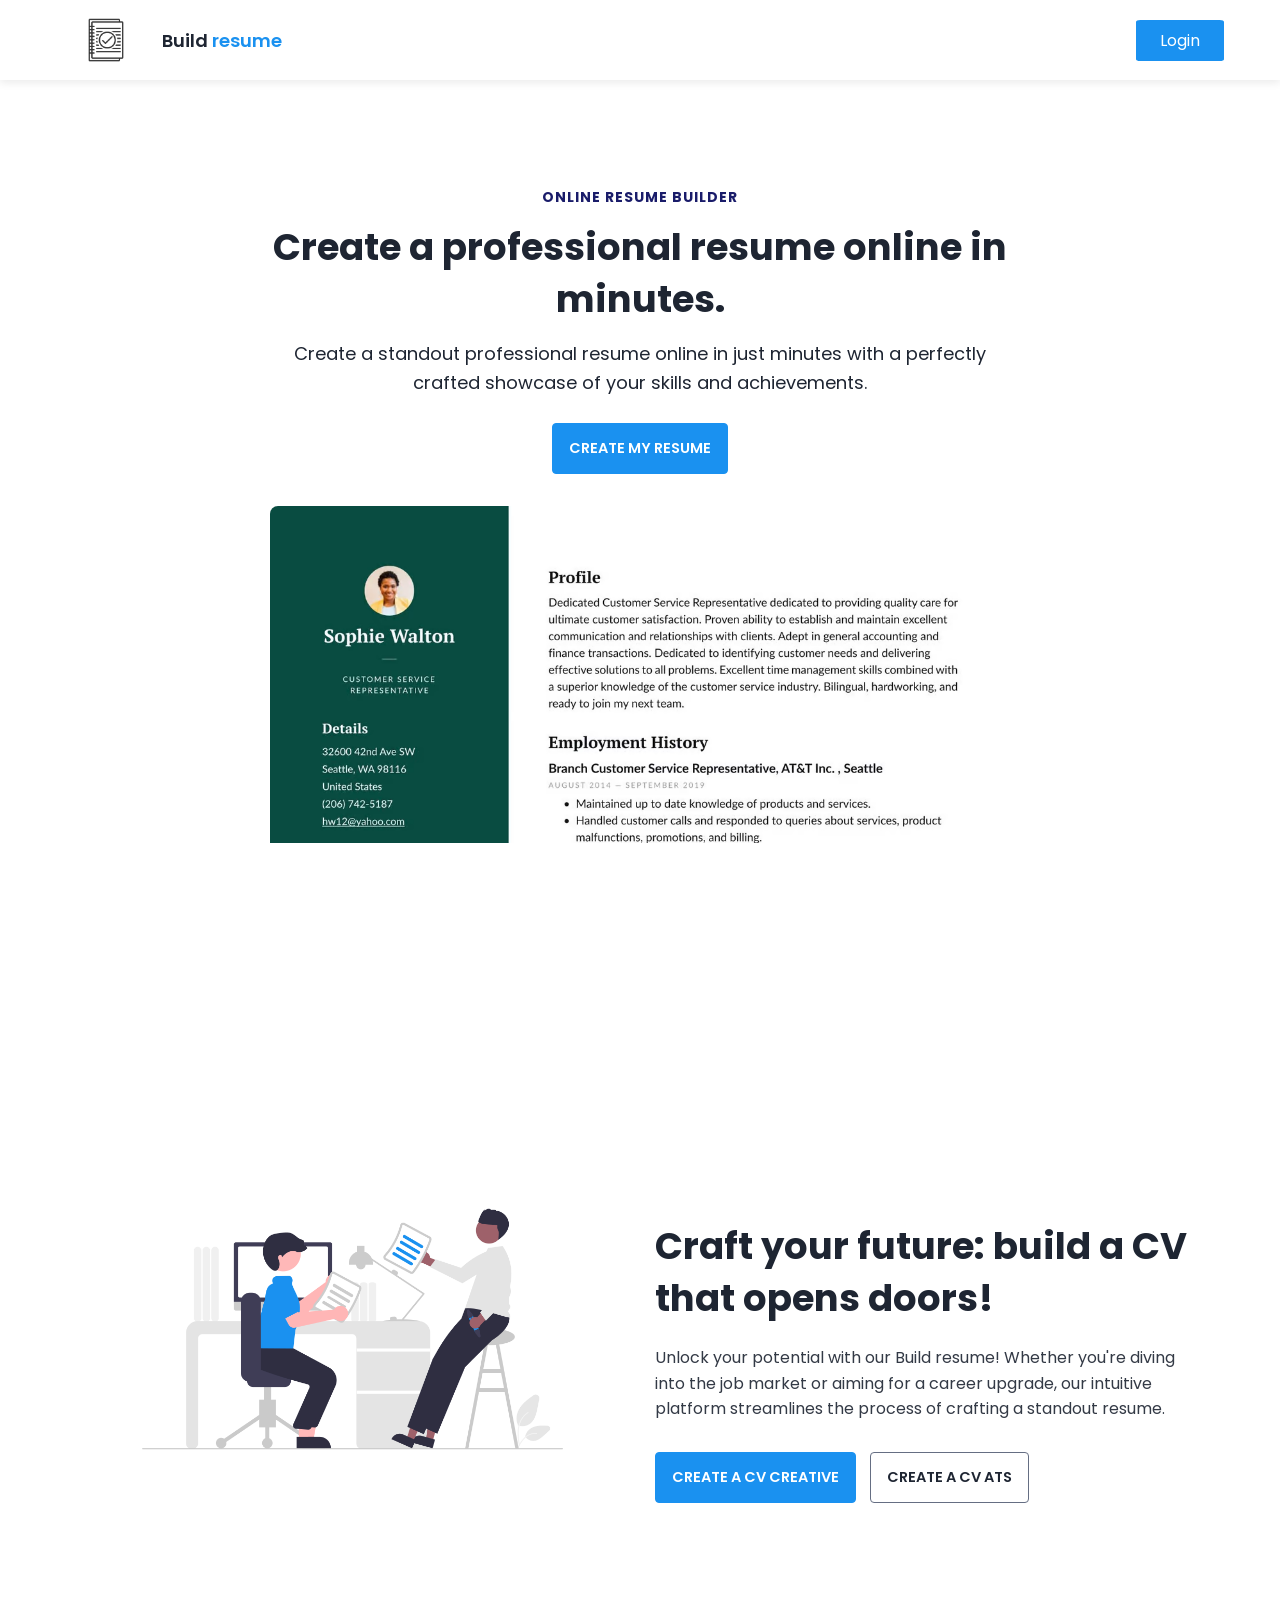
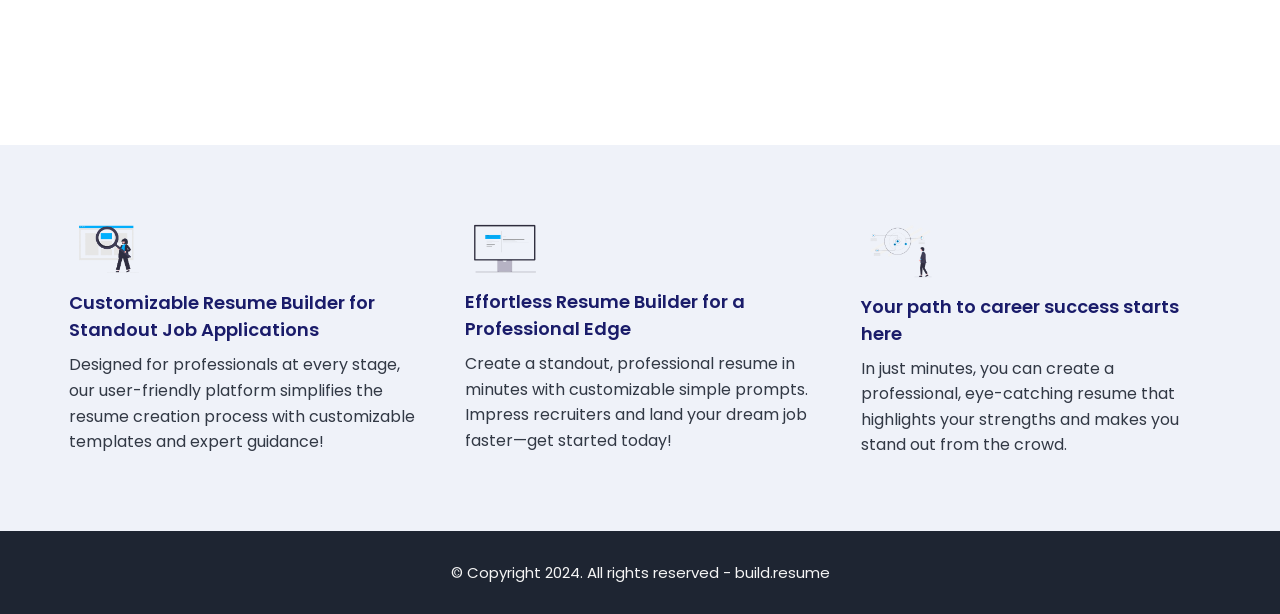
<file: index.html>
<!DOCTYPE html>
<html lang="en">
<head>
    <meta charset="UTF-8">
    <meta name="viewport" content="width=device-width, initial-scale=1.0">
    <title>Home page</title>

    <link rel="preconnect" href="https://fonts.googleapis.com">
    <link rel="preconnect" href="https://fonts.gstatic.com" crossorigin>
    <link href="https://fonts.googleapis.com/css2?family=Poppins:ital,wght@0,100;0,200;0,300;0,400;0,500;0,600;0,700;0,800;0,900;1,100;1,200;1,300;1,400;1,500;1,600;1,700;1,800;1,900&display=swap" rel="stylesheet">

    <style>
        @import url('https://fonts.googleapis.com/css2?family=Manrope:wght@200;300;400;500;600;700;800&family=Poppins:ital,wght@0,100;0,200;0,300;0,400;0,500;0,600;0,700;0,800;0,900;1,100;1,200;1,300;1,400;1,500;1,600;1,700;1,800;1,900&display=swap');

        :root{
            --clr-blue: #1A91F0;
            --clr-blue-mid: #1170CD;
            --clr-blue-dark: #1A1C6A;
            --clr-white: #fff;
            --clr-bright: #EFF2F9;
            --clr-dark: #1e2532;
            --clr-black: #000;
            --clr-grey: #656e83;
            --clr-green: #084C41;
            --font-poppins: 'Poppins', sans-serif;
            --font-manrope: 'Manrope', sans-serif;;
            --transition: all 300ms ease-in-out;
        }

        *{
            padding: 0;
            margin: 0;
            box-sizing: border-box;
            scroll-behavior: smooth;
        }

        html{
            font-size: 10px;
        }

        body{
            font-size: 1.6rem;
            font-family: var(--font-poppins);
        }

        button{
            border: none;
            background-color: transparent;
            outline: 0;
            cursor: pointer;
            font-family: inherit;
        }

        img{
            width: 100%;
            display: block;
        }

        a{
            text-decoration: none;
        }

        /* fonts */
        .font-poppins{font-family: var(--font-poppins);}
        .font-manrope{font-family: var(--font-manrope);}

        /* text colors */
        .text-blue{color: var(--clr-blue);}
        .text-blue-mid{color: var(--clr-blue-mid);}
        .text-blue-dark{color: var(--clr-blue-dark);}
        .text-bright{color: var(--clr-bright);}
        .text-dark{color: var(--clr-dark);}
        .text-grey{color: var(--clr-grey);}
        .text-white{color: var(--clr-white);}

        /* backgrounds */
        .bg-blue{background-color: var(--clr-blue);}
        .bg-blue-mid{background-color: var(--clr-blue-mid);}
        .bg-blue-dark{background-color: var(--clr-blue-dark);}
        .bg-bright{background-color: var(--clr-bright);}
        .bg-dark{background-color: var(--clr-dark);}
        .bg-grey{background-color: var(--clr-grey);}
        .bg-white{background-color: var(--clr-white);}
        .bg-black{background-color: var(--clr-black);}
        .bg-green{background-color: var(--clr-green);}
        .bg-pesat{background-color: #002e63;}

        .text-center{ text-align: center;}
        .text-left{text-align: left;}
        .text-right{text-align: right;}
        .text-uppercase{text-transform: uppercase;}
        .text-lowercase{text-transform: lowercase;}
        .text-capitalize{text-transform: capitalize;}
        .text{
            color: var(--clr-dark);
            opacity: 0.9;
            margin: 2rem 0;
            line-height: 1.6;
        }

        .fw-2{font-weight: 200;}
        .fw-3{font-weight: 300;}
        .fw-4{font-weight: 400;}
        .fw-5{font-weight: 500;}
        .fw-6{font-weight: 600;}
        .fw-7{font-weight: 700;}
        .fw-8{font-weight: 800;}

        .fs-13{font-size: 13px;}
        .fs-14{font-size: 14px;}
        .fs-15{font-size: 15px;}
        .fs-16{font-size: 16px;}
        .fs-17{font-size: 17px;}
        .fs-18{font-size: 18px;}
        .fs-19{font-size: 19px;}
        .fs-20{font-size: 20px;}
        .fs-21{font-size: 21px;}
        .fs-22{font-size: 22px;}
        .fs-23{font-size: 23px;}
        .fs-24{font-size: 24px;}
        .fs-25{font-size: 25px;}

        .ls-1{letter-spacing: 1px;}
        .ls-2{letter-spacing: 2px;}

        .container{
            max-width: 1200px;
            margin: 0 auto;
            padding: 0 1.6rem;
        }

        /* bars button */
        .bars{
            display: flex;
            flex-direction: column;
            justify-content: space-between;
            height: 16.5px;
            width: 25px;
        }
        .bars .bar{
            width: 100%;
            height: 2px;
            background-color: var(--clr-blue);
            transition: var(--transition);
        }

        .bars:hover .bar{
            background-color: var(--clr-dark);
        }

        /* buttons */
        .btn{
            font-size: 14.5px;
            font-weight: 600;
            padding: 1.4rem 1.6rem;
            border-radius: 4px;
            display: inline-block;
        }

        .btn-primary{
            background-color: var(--clr-blue);
            color: var(--clr-white);
            border: 1px solid var(--clr-blue);
            transition: var(--transition);
        }

        .btn-primary:hover{
            background-color: transparent;
            color: var(--clr-dark);
            border-color: var(--clr-grey);
        }

        .btn-secondary{
            background-color: transparent;
            color: var(--clr-dark);
            border: 1px solid var(--clr-grey);
            transition: var(--transition);
        }

        .btn-secondary:hover{
            background-color: var(--clr-blue);
            color: var(--clr-white);
            border-color: var(--clr-blue);
        }

        .btn-group button:first-child, .btn-group a:first-child{
            margin-right: 1rem!important;
        }

        /* navbar part */
        .navbar{
            height: 80px;
            display: flex;
            align-items: center;
            box-shadow: rgba(0, 0, 0, 0.08) 0px 3px 8px;
        }

        .navbar .container{
            width: 100%;
        }

        .navbar-brand{
            display: flex;
            align-items: center;
            justify-content: flex-start;
            font-size: 1.8rem;
        }
        .navbar-brand-text{
            color: var(--clr-dark);
            font-weight: 600;
        }
        .navbar-brand-text span{
            color: var(--clr-blue);
        }
        .navbar-brand-icon{
            width: 100px;
            margin-right: 6px;
            opacity: 0.8;
        }
        .brand-and-toggler{
            display: flex;
            align-items: center;
            justify-content: space-between;
        }
        .header{
            min-height: calc(100vh - 80px);
            display: flex;
            flex-direction: column;
            align-items: center;
            justify-content: center;
        }
        .header-content{
            max-width: 740px;
            margin-right: auto;
            margin-left: auto;
        }
        .header-content img{
            max-width: 760px;
            border-top-right-radius: 8px;
            border-top-left-radius: 8px;
            margin-top: 3.2rem;
        }
        .lg-title{
            margin: 1.4rem 0;
            font-size: 37px;
            line-height: 1.4;
            color: var(--clr-dark);
        }
        .header-content p{
            margin-bottom: 2.6rem;
            line-height: 1.6;
        }


        /* section one */
        .section-one{
            padding: 64px 0;
            min-height: 80vh;
            display: flex;
            align-items: center;
        }
        .section-one-l img{
            max-width: 545px;
            margin-right: auto;
            margin-left: auto;
        }
        .section-one-r{
            margin-top: 4rem;
        }

        .section-one .btn-group{
            margin-top: 2rem;
        }
        .section-one-r{
            max-width: 545px;
            margin-right: auto;
            margin-left: auto;
        }
        .section-one-r .btn-group{
            margin-top: 3rem;
        }

        /* section two */
        .section-two{
            padding: 64px 0;
        }
        .section-two .section-items{
            display: grid;
            gap: 2rem;
        }

        .section-two .section-item{
            max-width: 350px;
            text-align: center;
            margin-right: auto;
            margin-left: auto;
        }
        .section-two .section-item-icon{
            margin: 1rem 0;
        }
        .section-two .section-item-icon img{
            width: 80px;
            margin-right: auto;
            margin-left: auto;
        }
        .section-two .section-item-title{
            color: var(--clr-blue-dark);
            font-size: 1.8rem;
            font-weight: 600;
        }
        .section-two .text{
            margin: 0.9rem 0;
        }

        /* footer */
        .footer{
            padding: 3rem 0;
        }
        .footer-content p{
            color: var(--clr-grey);
        }
        .footer-content p span{
            color: var(--clr-white);
        }

        /* media queries */
        @media screen and (min-width: 768px){
            .section-two .section-items{
                grid-template-columns: repeat(2, 1fr);
            }
        }

        @media screen and (min-width: 992px){
            .section-one-content{
                display: grid;
                grid-template-columns: repeat(2, 1fr);
                column-gap: 3rem;
            }
            .section-one-r{
                text-align: left;
            }
            .section-two .section-items{
                grid-template-columns: repeat(3, 1fr);
            }
            .section-two .section-item{
                text-align: left;
            }
            .section-two .section-item-icon img{
                margin-left: 0;
            }
        }



        /* resume page */
        #about-sc{
            padding: 64px 0;
        }

        .cv-form-row-title{
            background-color: var(--clr-dark);
            padding: 0.8rem 1.6rem;
            margin-bottom: 2rem;
        }

        .cv-form-row-title h3{
            color: var(--clr-white);
            font-weight: 500;
            text-transform: uppercase;
            letter-spacing: 1.5px;
            font-size: 1.7rem;
        }
        .cv-form-blk{
            margin: 3rem 0;
        }
        .cv-form-row{
            padding: 3rem 2rem 0 2rem;
            border: 1px solid rgba(0, 0, 0, 0.08);
            margin-bottom: 1rem;
            position: relative;
        }
        textarea{
            resize: none;
        }
        .form-elem{
            margin-bottom: 3rem;
            position: relative;
        }
        .form-label{
            display: block;
            font-weight: 600;
            font-size: 14px;
            color: var(--clr-dark);
            margin-bottom: 0.5rem;
        }
        .form-control{
            border-radius: none;
            border: 1px solid rgba(0, 0, 0, 0.1);
            font-size: 14px;
            padding: 0.8rem 1.6rem;
            font-family: inherit;
            width: 100%;
            outline: 0;
            transition: var(--transition);
        }

        .form-control:focus{
            border-color: rgba(0, 0, 0, 0.3);
        }
        .form-text{
            color: #ca0b00;
            font-size: 12px;
            position: absolute;
            letter-spacing: 0.5px;
            top: calc(100% + 2px);
            left: 0;
            width: 100%;
        }
        .cols-3, .cols-2{
            display: grid;
        }
        .repeater-add-btn{
            width: 25px;
            height: 25px;
            background-color: var(--clr-blue-mid);
            font-size: 1.6rem;
            color: var(--clr-white);
            margin: 1rem 0;
        }
        .repeater-remove-btn{
            position: absolute;
            top: 10px;
            right: 10px;
            z-index: 999;
            width: 25px;
            height: 25px;
            border-radius: 50%;
            background-color: #ca0b00;
            color: var(--clr-white);
            font-size: 1.6rem;
        }

        .preview-cnt{
            border-radius: 5px;
            display: grid;
            grid-template-columns: 32% auto;
            overflow: hidden;
        }

        .preview-cnt-l{
            padding: 3rem 4rem 2rem 3rem;
        }
        .preview-cnt-r{
            padding: 3rem 3rem 3rem 4rem;
            margin-left: 1em;
        }
        .preview-cnt-l .preview-blk:nth-child(1){
            text-align: center;
        }
        .preview-image{
            width: 120px;
            height: 120px;
            border-radius: 50%;
            overflow: hidden;
            margin-right: auto;
            margin-left: auto;
        }
        .preview-image img{
            width: 100%;
            height: 100%;
            object-fit: cover;
        }
        .preview-item-name{
            font-size: 2.4rem;
            font-weight: 600;
            margin: 1.8rem 0;
            position: relative;
        }
        .preview-item-name::after{
            position: absolute;
            content: "";
            bottom: -10px;
            width: 50px;
            height: 1.5px;
            background-color: rgba(255, 255, 255, 0.5);
            left: 50%;
            transform: translateX(-50%);
        }
        .preview-blk{
            padding: 1rem 0;
            margin-bottom: 1rem;
        }
        .preview-blk-title h3{
            text-transform: uppercase;
            letter-spacing: 0.5px;
            border-bottom: 0.5px solid rgba(0, 0, 0, 0.08);
            padding-bottom: 0.5rem;
        }
        .preview-blk-title{
            margin-bottom: 1rem;
        }
        .preview-blk-list .preview-item{
            font-size: 1.5rem;
            margin-bottom: 0.2rem;
            opacity: 0.95;
        }
        .preview-cnt-r .preview-blk-title{
            color: var(--clr-dark);
        }
        .preview-cnt-r .preview-blk-list .preview-item{
            margin-top: 1.8rem;
        }

        .achievements-items.preview-blk-list .preview-item span:first-child,
        .educations-items.preview-blk-list .preview-item span:first-child,
        .experiences-items.preview-blk-list .preview-item span:first-child{
            display: block;
            font-weight: 600;
            margin-bottom: 1em;
            /* background-color: rgba(0, 0, 0, 0.03); */
        }

        .educations-items.preview-blk-list .preview-item span:nth-child(2),
        .experiences-items.preview-blk-list .preview-item span:nth-child(2){
            font-weight: 600;
            margin-right: 1rem;
            display: block;
            /* margin-top: 1em; */
            margin-bottom: 0.5em;
        }

        .educations-items.preview-blk-list .preview-item span:nth-child(3),
        .experiences-items.preview-blk-list .preview-item span:nth-child(3){
            font-style: italic;
            margin-right: 1rem;
        }

        .educations-items.preview-blk-list .preview-item span:nth-child(4),
        .educations-items.preview-blk-list .preview-item span:nth-child(5),
        .experiences-items.preview-blk-list .preview-item span:nth-child(4),
        .experiences-items.preview-blk-list .preview-item span:nth-child(5){
            margin-right: 0.5em;
            background-color: #002e63;
            color: var(--clr-white);
            padding: 0 1rem;
            border-radius: 0.6rem;
        }

        .educations-items.preview-blk-list .preview-item span:nth-child(6),
        .experiences-items.preview-blk-list .preview-item span:nth-child(6){
            font-size: 13.5px;
            display: block;
            opacity: 0.8;
            margin-top: 1rem;
        }
        .projects-items.preview-blk-list .preview-item span{
            display: block;
        }

        .projects-items.preview-blk-list .preview-item span:first-child {
            display: block;
            font-weight: 600;
            margin-bottom: 1rem;
            font-size: 1em;
        }

        .projects-items.preview-blk-list .preview-item span:nth-child(2) {
            /* font-weight: 600; */
            margin-right: 1rem;
        }

        .projects-items.preview-blk-list .preview-item span:nth-child(3) {
            /* font-style: italic; */
            margin-right: 1rem;
        }

        .projects-items.preview-blk-list .preview-item span:nth-child(4),
        .projects-items.preview-blk-list .preview-item span:nth-child(5) {
            margin-right: 1rem;
            background-color: #002e63;
            color: var(--clr-white);
            padding: 0 1rem;
            border-radius: 0.6rem;
        }

        .projects-items.preview-blk-list .preview-item span:nth-child(6) {
            font-size: 13.5px;
            display: block;
            opacity: 0.8;
            margin-top: 1rem;
        }

        .dropdown-container {
            display: flex;
            flex-direction: column;
            align-items: flex-start;
            margin-bottom: 1em;
            margin-left: 6em;
            margin-top: -4em;
        }

        .dropdown-label {
            font-size: 1em;
            margin-bottom: 0.5em;
            color: #333;
        }

        .dropdown-select {
            width: 150px;
            padding: 0.5em 2.5em 0.5em 1em;
            font-size: 1em;
            border: 1px solid #ccc;
            border-radius: 5px;
            background-color: #fff;
            color: #333;
            outline: none;
            transition: all 0.3s ease;
            cursor: pointer;
            appearance: none;
            background-image: url('data:image/svg+xml;charset=UTF-8,<svg xmlns="http://www.w3.org/2000/svg" viewBox="0 0 24 24" fill="none" stroke="%23333" stroke-width="2" stroke-linecap="round" stroke-linejoin="round" class="feather feather-chevron-down"><polyline points="6 9 12 15 18 9"></polyline></svg>');
            background-repeat: no-repeat;
            background-position: right 1em center;
            background-size: 1em;
        }

        .dropdown-select:hover,
        .dropdown-select:focus {
            border-color: #007bff;
            box-shadow: 0 0 5px rgba(0, 123, 255, 0.5);
        }

        @media screen and (min-width: 768px){
            .cols-3{
                grid-template-columns: repeat(3, 1fr);
                column-gap: 2rem;
            }
            .cols-2{
                grid-template-columns: repeat(2, 1fr);
                column-gap: 2rem;
            }
        }

        @media screen and (min-width: 992px){
            .cv-form-row{
                padding: 3rem 3rem 0rem 3rem;
            }
            .cols-3{
                grid-template-columns: repeat(3, 1fr);
            }
        }

        .print-btn-sc{
            margin: 2rem 0 6rem 0;
        }

        @media print{
            body *{
                visibility: hidden;
            }

            .non_print_area{
                display: none;
            }

            .print_area, .print_area *{
                visibility: visible;
            }

            .print_area{
                width: 100%;
                position: absolute;
                left: 0;
                top: 0;
                overflow: hidden;
            }
        }
    </style>
</head>
<body>

<nav class="navbar bg-white">
    <div class="container">
        <div class="navbar-content">
            <div class="brand-and-toggler">
                <a href="index.html" class="navbar-brand">
                    <img src="images/logocv.png" alt="" class="navbar-brand-icon">
                    <span class="navbar-brand-text">Build <span>resume</span></span>
                </a>
                <a href="./php/login.php" class="login-btn" style="background-color: #1A91F0; color: white; padding-left: 1.5em; padding-right: 1.5em; padding-top: 0.5em; padding-bottom: 0.5em; border-radius: 5%;">Login</a>
            </div>
        </div>
    </div>
</nav>

<header class="header br-bright" id="header">
    <div class="container">
        <div class="header-content text-center">
            <br><br>
            <h6 class="text-uppercase text-blue-dark fs-14 fw-16 ls-1">Online resume builder</h6>
            <h1 class="lg-title">Create a professional resume online in minutes.</h1>
            <p class="text-dark fs-18">Create a standout professional resume online in just minutes with a perfectly crafted showcase of your skills and achievements.</p>
            <a href="#create" class="btn btn-primary text-uppercase">Create my resume</a>
            <img src="images/dublin-resume-templates.avif" alt="">
        </div>
    </div>
</header>
<br><br><br>

<div class="section-one" id="create">
    <div class="container">
        <div class="section-one-content">
            <div class="section-one-l">
                <img src="images/undraw_Working_re_ddwy.png">
            </div>
            <div class="section-one-r text-center">
                <h2 class="lg-title">Craft your future: build a CV that opens doors!</h2>
                <p class="text">Unlock your potential with our Build resume! Whether you're diving into the job market or aiming for a career upgrade, our intuitive platform streamlines the process of crafting a standout resume.</p>
                <div class="btn-group">
                    <a href="resume-creative.html" class="btn btn-primary text-uppercase">Create a CV creative</a>
                    <a href="resume-ats.html" class="btn btn-secondary text-uppercase">Create a CV ATS</a>
                </div>
            </div>
        </div>
    </div>
</div>
<br><br>

<div class="section-two bg-bright">
    <div class="container">
        <div class="section-two-content">
            <div class="section-items">

                <div class="section-item">
                    <div class="section-item-icon">
                        <img src="images/undraw_Web_search_re_efla-removebg-preview.png" alt="">
                    </div>
                    <h5 class="section-item-title">Customizable Resume Builder for Standout Job Applications</h5>
                    <p class="text">Designed for professionals at every stage, our user-friendly platform simplifies the resume creation process with customizable templates and expert guidance!</p>
                </div>
                <div class="section-item">
                    <div class="section-item-icon">
                        <img src="images/undraw_read_notes_gqmq-removebg-preview.png" alt="">
                    </div>
                    <h5 class="section-item-title">Effortless Resume Builder for a Professional Edge</h5>
                    <p class="text">Create a standout, professional resume in minutes with customizable simple prompts. Impress recruiters and land your dream job faster—get started today!</p>
                </div>
                <div class="section-item">
                    <div class="section-item-icon">
                        <img src="images/undraw_Goals_re_lu76-removebg-preview.png" alt="">
                    </div>
                    <h5 class="section-item-title">Your path to career success starts here</h5>
                    <p class="text">In just minutes, you can create a professional, eye-catching resume that highlights your strengths and makes you stand out from the crowd.</p>
                </div>
            </div>
        </div>
    </div>
</div>
</div>

<footer class="footer bg-dark">
    <div class="container">
        <div class="footer-container text-center">
            <p class="fs-15" style="color: whitesmoke;">&copy; Copyright 2024. All rights reserved - <span>build.resume</span></p>
        </div>
    </div>
</footer>
<script>
    const toggleButton = document.getElementById('toggleSidebar');
    const sidebar = document.getElementById('sidebar');

    toggleButton.addEventListener('click', () => {
        sidebar.classList.toggle('active');
    });

</script>
</body>
</html>
</file>
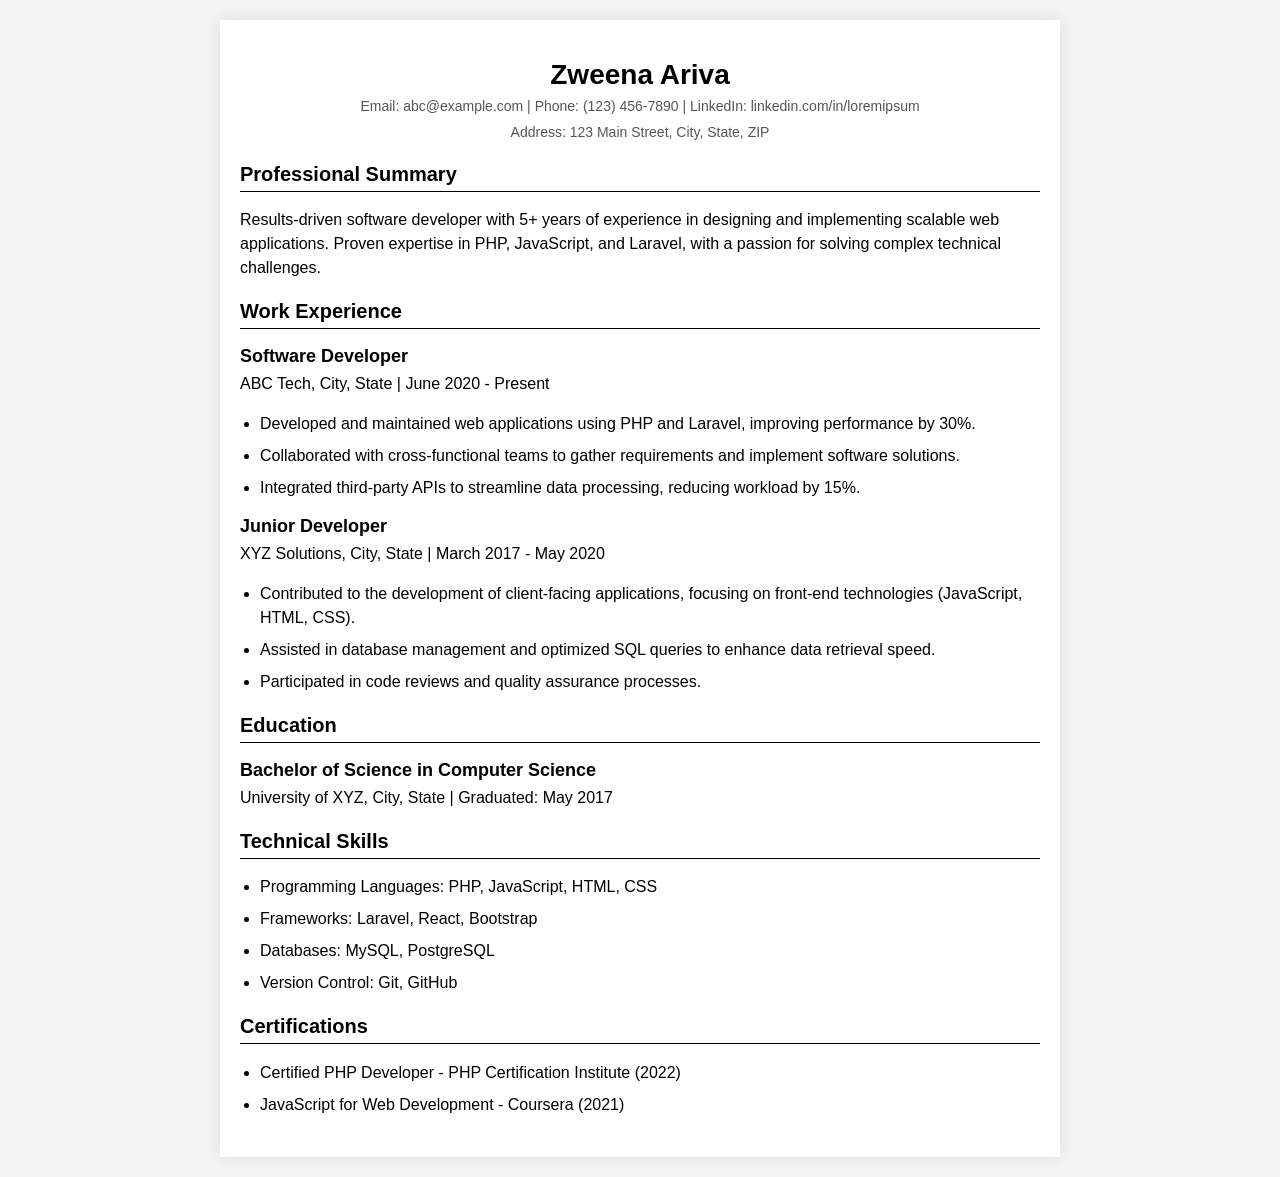
<file: ats.html>
<!DOCTYPE html>
<html lang="en">
<head>
    <meta charset="UTF-8">
    <meta name="viewport" content="width=device-width, initial-scale=1.0">
    <title>ATS CV</title>
    <style>
body {
    font-family: Arial, sans-serif;
    margin: 0;
    padding: 20px;
    background-color: #f4f4f4;
}

.cv-container {
    background-color: white;
    padding: 20px;
    margin: 0 auto;
    width: 800px;
    box-shadow: 0px 0px 15px rgba(0, 0, 0, 0.1);
}

header {
    text-align: center;
    margin-bottom: 20px;
}

h1 {
    font-size: 28px;
    margin-bottom: 5px;
}

p {
    margin: 5px 0;
}

.cv-section {
    margin-bottom: 20px;
}

h2 {
    font-size: 20px;
    border-bottom: 1px solid #000;
    padding-bottom: 5px;
}

h3 {
    font-size: 18px;
    margin: 10px 0 5px;
}

ul {
    padding-left: 20px;
}

ul li {
    margin-bottom: 8px;
}

.experience-item, .education-item {
    margin-bottom: 15px;
}

.cv-section ul, .cv-section p {
    font-size: 16px;
}

.cv-container p, .cv-container ul {
    line-height: 1.5;
}

header h1 {
    font-weight: bold;
}

header p {
    font-size: 14px;
    color: #555;
}
    </style>
</head>
<body>

    <div class="cv-container">
        <header>
            <h1>Zweena Ariva</h1>
            <p>Email: abc@example.com | Phone: (123) 456-7890 | LinkedIn: linkedin.com/in/loremipsum</p>
            <p>Address: 123 Main Street, City, State, ZIP</p>
        </header>

        <section class="cv-section">
            <h2>Professional Summary</h2>
            <p>
                Results-driven software developer with 5+ years of experience in designing and implementing scalable web applications. Proven expertise in PHP, JavaScript, and Laravel, with a passion for solving complex technical challenges.
            </p>
        </section>

        <section class="cv-section">
            <h2>Work Experience</h2>

            <div class="experience-item">
                <h3>Software Developer</h3>
                <p>ABC Tech, City, State | June 2020 - Present</p>
                <ul>
                    <li>Developed and maintained web applications using PHP and Laravel, improving performance by 30%.</li>
                    <li>Collaborated with cross-functional teams to gather requirements and implement software solutions.</li>
                    <li>Integrated third-party APIs to streamline data processing, reducing workload by 15%.</li>
                </ul>
            </div>

            <div class="experience-item">
                <h3>Junior Developer</h3>
                <p>XYZ Solutions, City, State | March 2017 - May 2020</p>
                <ul>
                    <li>Contributed to the development of client-facing applications, focusing on front-end technologies (JavaScript, HTML, CSS).</li>
                    <li>Assisted in database management and optimized SQL queries to enhance data retrieval speed.</li>
                    <li>Participated in code reviews and quality assurance processes.</li>
                </ul>
            </div>
        </section>

        <section class="cv-section">
            <h2>Education</h2>
            <div class="education-item">
                <h3>Bachelor of Science in Computer Science</h3>
                <p>University of XYZ, City, State | Graduated: May 2017</p>
            </div>
        </section>

        <section class="cv-section">
            <h2>Technical Skills</h2>
            <ul>
                <li>Programming Languages: PHP, JavaScript, HTML, CSS</li>
                <li>Frameworks: Laravel, React, Bootstrap</li>
                <li>Databases: MySQL, PostgreSQL</li>
                <li>Version Control: Git, GitHub</li>
            </ul>
        </section>

        <section class="cv-section">
            <h2>Certifications</h2>
            <ul>
                <li>Certified PHP Developer - PHP Certification Institute (2022)</li>
                <li>JavaScript for Web Development - Coursera (2021)</li>
            </ul>
        </section>

    </div>

</body>
</html>
</file>
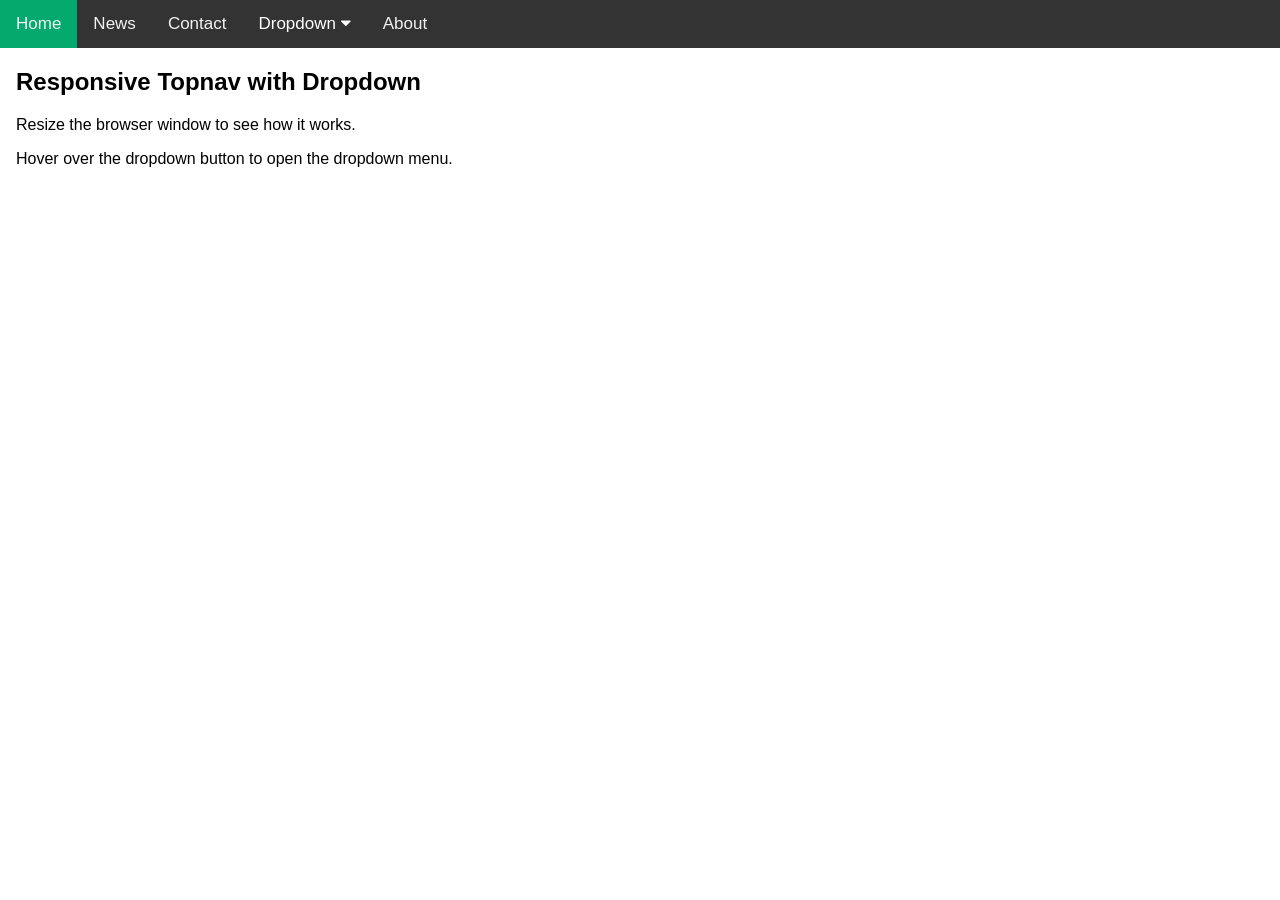
<file: tes.html>
<!DOCTYPE html>
<html>
<head>
<meta name="viewport" content="width=device-width, initial-scale=1">
<link rel="stylesheet" href="https://cdnjs.cloudflare.com/ajax/libs/font-awesome/4.7.0/css/font-awesome.min.css">
<style>
body {margin:0;font-family:Arial}

.topnav {
  overflow: hidden;
  background-color: #333;
}

.topnav a {
  float: left;
  display: block;
  color: #f2f2f2;
  text-align: center;
  padding: 14px 16px;
  text-decoration: none;
  font-size: 17px;
}

.active {
  background-color: #04AA6D;
  color: white;
}

.topnav .icon {
  display: none;
}

.dropdown {
  float: left;
  overflow: hidden;
}

.dropdown .dropbtn {
  font-size: 17px;    
  border: none;
  outline: none;
  color: white;
  padding: 14px 16px;
  background-color: inherit;
  font-family: inherit;
  margin: 0;
}

.dropdown-content {
  display: none;
  position: absolute;
  background-color: #f9f9f9;
  min-width: 160px;
  box-shadow: 0px 8px 16px 0px rgba(0,0,0,0.2);
  z-index: 1;
}

.dropdown-content a {
  float: none;
  color: black;
  padding: 12px 16px;
  text-decoration: none;
  display: block;
  text-align: left;
}

.topnav a:hover, .dropdown:hover .dropbtn {
  background-color: #555;
  color: white;
}

.dropdown-content a:hover {
  background-color: #ddd;
  color: black;
}

.dropdown:hover .dropdown-content {
  display: block;
}

@media screen and (max-width: 600px) {
  .topnav a:not(:first-child), .dropdown .dropbtn {
    display: none;
  }
  .topnav a.icon {
    float: right;
    display: block;
  }
}

@media screen and (max-width: 600px) {
  .topnav.responsive {position: relative;}
  .topnav.responsive .icon {
    position: absolute;
    right: 0;
    top: 0;
  }
  .topnav.responsive a {
    float: none;
    display: block;
    text-align: left;
  }
  .topnav.responsive .dropdown {float: none;}
  .topnav.responsive .dropdown-content {position: relative;}
  .topnav.responsive .dropdown .dropbtn {
    display: block;
    width: 100%;
    text-align: left;
  }
}
</style>
</head>
<body>

<div class="topnav" id="myTopnav">
  <a href="#home" class="active">Home</a>
  <a href="#news">News</a>
  <a href="#contact">Contact</a>
  <div class="dropdown">
    <button class="dropbtn">Dropdown 
      <i class="fa fa-caret-down"></i>
    </button>
    <div class="dropdown-content">
      <a href="#">Link 1</a>
      <a href="#">Link 2</a>
      <a href="#">Link 3</a>
    </div>
  </div> 
  <a href="#about">About</a>
  <a href="javascript:void(0);" style="font-size:15px;" class="icon" onclick="myFunction()">&#9776;</a>
</div>

<div style="padding-left:16px">
  <h2>Responsive Topnav with Dropdown</h2>
  <p>Resize the browser window to see how it works.</p>
  <p>Hover over the dropdown button to open the dropdown menu.</p>
</div>

<script>
function myFunction() {
  var x = document.getElementById("myTopnav");
  if (x.className === "topnav") {
    x.className += " responsive";
  } else {
    x.className = "topnav";
  }
}
</script>

</body>
</html>
</file>
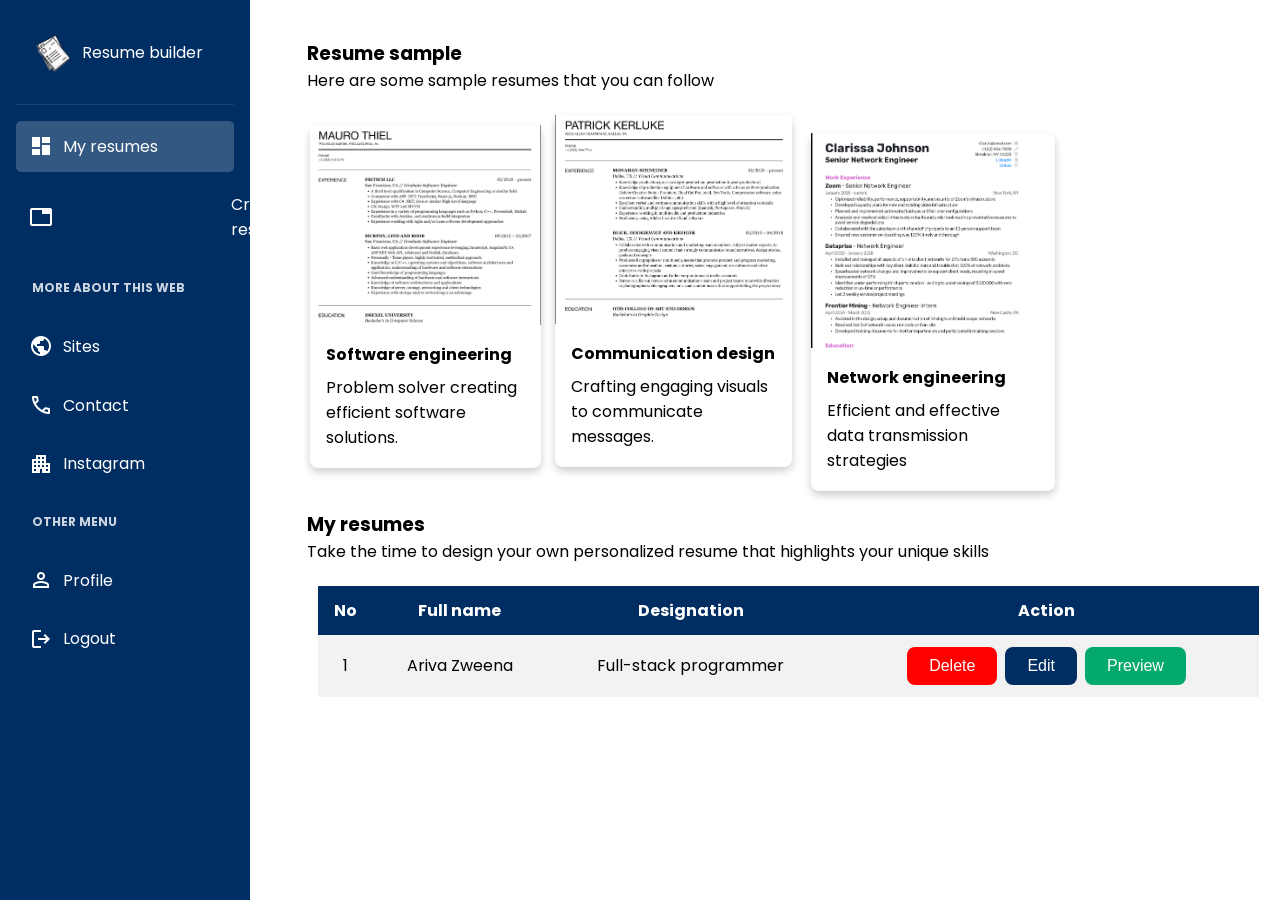
<file: tes4.html>
<!DOCTYPE html>
<html lang="en">
<head>
    <meta charset="UTF-8">
    <meta name="viewport" content="width=device-width, initial-scale=1.0">
    <title>Resume builder</title>
    <link href="https://fonts.googleapis.com/icon?family=Material+Icons" rel="stylesheet">
    <link rel="stylesheet" href="https://fonts.googleapis.com/css2?family=Material+Symbols+Outlined" />
    <link rel="preconnect" href="https://fonts.googleapis.com">
<link rel="preconnect" href="https://fonts.gstatic.com" crossorigin>
<link rel="stylesheet" href="https://fonts.googleapis.com/css2?family=Material+Symbols+Outlined:opsz,wght,FILL,GRAD@20..48,100..700,0..1,-50..200" />
<link rel="stylesheet" href="https://fonts.googleapis.com/css2?family=Material+Symbols+Outlined:opsz,wght,FILL,GRAD@24,400,0,0" />
<link href="https://fonts.googleapis.com/css2?family=Poppins:ital,wght@0,100;0,200;0,300;0,400;0,500;0,600;0,700;0,800;0,900;1,100;1,200;1,300;1,400;1,500;1,600;1,700;1,800;1,900&display=swap" rel="stylesheet">
<link href='https://unpkg.com/boxicons@2.1.4/css/boxicons.min.css' rel='stylesheet'>
    <style>
        * {
            margin: 0;
            padding: 0;
            box-sizing: border-box;
        }

        body {
            font-family: 'Poppins', sans-serif;
        }
        .sidebar {
            position: fixed;
            top: 0;
            left: 0;
            height: 100%;
            width: 250px;
            background-color: #002e63;
            color: white;
            transition: transform 0.3s ease;
            z-index: 1000;
        }

        /* Hide sidebar by default on mobile */
        @media (max-width: 768px) {
            .sidebar {
                transform: translateX(-100%);
            }
            
            .sidebar.open {
                transform: translateX(0);
            }
        }

        /* Toggle button */
        .sidebar-toggle {
            display: none;
            position: fixed;
            top: 20px;
            left: 20px;
            font-size: 1.5rem;
            background: none;
            border: none;
            color: #333;
            cursor: pointer;
            z-index: 1001;
            padding: 8px;
        }

        @media (max-width: 768px) {
            .sidebar-toggle {
                display: block;
            }
        }

        /* Sidebar content styles */
        .sidenav {
            height: 100%;
            border-radius: 10px;
            padding: 1rem;
        }

        .sidenav-header {
            padding: 1rem;
            border-radius: 20em;
        }

        .navbar-brand {
            display: flex;
            align-items: center;
            text-decoration: none;
            color: white;
        }

        .navbar-brand img {
            height: 40px;
            margin-right: 10px;
        }

        .horizontal {
            border: none;
            border-top: 1px solid rgba(255, 255, 255, 0.1);
            margin: 1rem 0;
        }

        .navbar-nav {
            list-style: none;
            padding: 0;
        }

        .nav-item {
            margin-bottom: 0.5rem;
        }

        .nav-link {
            display: flex;
            align-items: center;
            padding: 0.8rem;
            color: white;
            text-decoration: none;
            border-radius: 5px;
            transition: background-color 0.3s;
        }

        .nav-link:hover {
            background-color: rgba(255, 255, 255, 0.1);
        }

        .nav-link.active {
            background-color: rgba(255, 255, 255, 0.2);
        }

        .material-icons, .material-symbols-outlined {
            margin-right: 10px;
        }

        h6 {
            padding: 1rem;
            font-size: 0.75rem;
            text-transform: uppercase;
            opacity: 0.8;
        }

        /* Main content area */
        .main-content {
            margin-left: 250px;
            padding: 20px;
            transition: margin-left 0.3s ease;
        }

        .card {
        box-shadow: 0 4px 8px 0 rgba(0,0,0,0.2);
        transition: 0.3s;
        width: 55%;
        /* margin-left: 2.4em; */
        margin-top: 2em;
        padding-bottom: 1em;
        border-radius: 0.5em;
        }

        .card:hover {
        box-shadow: 0 8px 16px 0 rgba(0,0,0,0.2);
        }

        .card2 {
        box-shadow: 0 4px 8px 0 rgba(0,0,0,0.2);
        transition: 0.3s;
        width: 90%;
        margin-left: -12em;
        margin-top: 1.4em;
        padding-bottom: 1em;
        border-radius: 0.5em;
        }

        .card2:hover {
        box-shadow: 0 8px 16px 0 rgba(0,0,0,0.2);
        }

        .card3 {
        box-shadow: 0 4px 8px 0 rgba(0,0,0,0.2);
        transition: 0.3s;
        width: 95%;
        margin-left: -12em;
        margin-top: 2.5em;
        padding-bottom: 1em;
        border-radius: 0.5em;
        }

        .card3:hover {
        box-shadow: 0 8px 16px 0 rgba(0,0,0,0.2);
        }

        .container {
        padding: 2px 16px;
        }

        .buat-flex{
            display: flex;
            margin-left: 2.5em;
        }

        .dua{
            margin-left: 1em;
        }

        .tiga{
            margin-left: -0.5em; 
        }

        #customers {
  font-family: 'Poppins', Helvetica, sans-serif;
  border-collapse: collapse;
  width: 95%;
  margin-left: 3em;
  margin-top: 1.4em;
}

#customers td, #customers th {
  /* border: 1px solid #ddd; */
  padding: 8px;
  text-align: center;
}

#customers tr:nth-child(even){background-color: #f2f2f2;}

#customers tr:hover {background-color: #ddd;}

#customers th {
  padding-top: 12px;
  padding-bottom: 12px;
  text-align: left;
  background-color: #002e63;
  color: white;
  border: none;
  text-align: center;
}

.button {
  background-color: #04AA6D;
  border: none;
  color: white;
  padding: 10px 22px;
  text-align: center;
  text-decoration: none;
  display: inline-block;
  font-size: 1em;
  margin: 4px 2px;
  cursor: pointer;
  border-radius: 0.5em;
}

.button3{
    background-color: red;
    border-radius: 0.5em;
}

.button4{
    background-color: #002e63;
    border-radius: 0.5em;
}

.main-content h3{
    margin-left: 2em; 
    margin-top: 1em;
}

.desc{
    margin-left: 2.3em;
}

.desc2{
    margin-left: 2.3em;
}
@media (max-width: 768px) {
    .main-content {
        margin-left: 0;
        padding: 10px;
    }

    .card, .card2, .card3 {
        width: 100%;
        margin: 1em auto;
    }

    .buat-flex {
        flex-direction: column;
        align-items: center;
    }

    #customers {
        width: 100%;
        margin: 1em 0;
    }

    .button {
        padding: 8px 16px;
        font-size: 0.9em;
    }

    .main-content h3{
        margin-left: 1em; 
        margin-top: 3em;
    }

    .desc{
        width: 75%;
        margin-left: 1.2em;
    }

    .desc2{
        width: 80%;
        margin-left: 1.2em;
    }

    .satu{
        margin-left: -5em;
        width: 80%;
    }

    .dua{
        margin-left: -5em;
        width: 80%;
    }

    .tiga{
        margin-left: -5em;
        width: 80%;
    }

    .h3{
        margin-left: 0.1em;
        margin-top: -1em; 
    }

}

@media (max-width: 480px) {
    .container h4 {
        font-size: 1.1em;
    }

    .container p {
        font-size: 0.9em;
    }

    #customers td, #customers th {
        padding: 6px;
        font-size: 0.9em;
    }
}
        
    </style>
</head>
<body>
    <button class="sidebar-toggle" onclick="toggleSidebar()">☰</button>
    
    <div class="sidebar" id="sidebar">
        <aside class="sidenav">
            <div class="sidenav-header">
                <a class="navbar-brand" href="index2.php">
                    <img src="./images/logo2.png" alt="main_logo">
                    <span class="font-weight-bold">Resume builder</span>
                </a>
            </div>
            
            <hr class="horizontal">
            
            <div class="collapse navbar-collapse">
                <ul class="navbar-nav">
                    <li class="nav-item">
                        <a class="nav-link active" href="index2.php">
                            <i class="material-icons">dashboard</i>
                            <span>My resumes</span>
                        </a>
                    </li>
                    <li class="nav-item">
                        <a class="nav-link" href="create-resume.php">
                            <i class="material-icons">table_view</i>
                            <span>Create resume</span>
                        </a>
                    </li>
                    
                    <li class="nav-item mt-3">
                        <h6>More about this web</h6>
                    </li>
                    <li class="nav-item">
                        <a class="nav-link" href="https://smkpesat.sch.id/" target="_blank">
                            <span class="material-symbols-outlined">public</span>
                            <span>Sites</span>
                        </a>
                    </li>
                    <li class="nav-item">
                        <a class="nav-link" href="https://smkpesat.sch.id/contact/" target="_blank">
                            <span class="material-symbols-outlined">call</span>
                            <span>Contact</span>
                        </a>
                    </li>
                    <li class="nav-item">
                        <a class="nav-link" href="https://www.instagram.com/smkpesat_itxpro" target="_blank">
                            <span class="material-symbols-outlined">apartment</span>
                            <span>Instagram</span>
                        </a>
                    </li>
                    
                    <li class="nav-item mt-3">
                        <h6>Other menu</h6>
                    </li>
                    <li class="nav-item">
                        <a class="nav-link" href="https://smkpesat.sch.id/civitas/" target="_blank">
                            <span class="material-symbols-outlined">person</span>
                            <span>Profile</span>
                        </a>
                    </li>
                    <li class="nav-item">
                        <a class="nav-link" href="logout.php">
                            <span class="material-symbols-outlined">logout</span>
                            <span>Logout</span>
                        </a>
                    </li>
                </ul>
            </div>
        </aside>
    </div>

    <div class="main-content">
        <h3>Resume sample</h3>
        <div class="desc">
            <p>Here are some sample resumes that you can follow</p>
        </div>
        <div class="buat-flex">
            <div class="satu">
                <div class="card">
                    <a href="https://asset.velvetjobs.com/resume-sample-examples/images/graduate-software-engineer-v1.png" target="_blank"><img src="./images/image.png" alt="cvATS" style="width:100%"></a>
                    <div class="container">
                    <h4 style="margin-top: 0.5em;">Software engineering</h4> 
                    <p style="margin-top: 0.5em;">Problem solver creating efficient software solutions.</p> 
                    </div>
                </div>
            </div>
            <div class="dua">
                <div class="card2">
                    <a href="https://asset.velvetjobs.com/resume-sample-examples/images/visual-communications-v1.png" target="_blank"><img src="./images/image2.png" alt="cvATS" style="width:100%"></a>
                    <div class="container">
                    <h4 style="margin-top: 0.5em;">Communication design</h4> 
                    <p style="margin-top: 0.5em;">Crafting engaging visuals to communicate messages.     </p> 
                    </div>
                </div>
            </div>
            <div class="tiga">
                <div class="card3">
                    <a href="https://d25zcttzf44i59.cloudfront.net/senior-network-engineer-resume-example.png" target="_blank"><img src="./images/image3.png" alt="cvATS" style="width:90%"></a>
                    <div class="container">
                    <h4 style="margin-top: 0.5em;">Network engineering</h4> 
                    <p style="margin-top: 0.5em;">Efficient and effective data transmission strategies</p>
                    <!-- <p style="margin-top: 0.5em;">Efficient and effective data transmission strategies with  security.</p>   -->
                    </div>
                </div>
            </div>
        </div>
        <div class="h3">
            <h3>My resumes</h3>
        </div>
        <div class="desc2">
            <p>Take the time to design your own personalized resume that highlights your unique skills</p>
        </div>
        <div style="overflow-x:auto;">
            <table id="customers">
                <tr>
                  <th>No</th>
                  <th>Full name</th>
                  <th>Designation</th>
                  <th>Action</th>
                </tr>
                <tr>
                    <td>1</td>
                    <td>Ariva Zweena</td>
                    <td>Full-stack programmer</td>
                    <td>
                        <button class="button button3">Delete</button>
                        <button class="button button4">Edit</button>
                        <button class="button">Preview</button>
                    </td>
                  </tr>
              </table>
        </div>
    </div>

    <script>
        function toggleSidebar() {
            const sidebar = document.getElementById('sidebar');
            const toggleButton = document.querySelector('.sidebar-toggle');
            sidebar.classList.toggle('open');
            toggleButton.classList.toggle('active');
        }

        // Close sidebar when clicking outside on mobile
        document.addEventListener('click', function(event) {
            const sidebar = document.getElementById('sidebar');
            const toggleButton = document.querySelector('.sidebar-toggle');
            
            if (window.innerWidth <= 768) {
                if (!sidebar.contains(event.target) && !toggleButton.contains(event.target)) {
                    sidebar.classList.remove('open');
                    toggleButton.classList.remove('active');
                }
            }
        });

        // Handle window resize
        window.addEventListener('resize', function() {
            const sidebar = document.getElementById('sidebar');
            const toggleButton = document.querySelector('.sidebar-toggle');
            
            if (window.innerWidth > 768) {
                sidebar.classList.remove('open');
                toggleButton.classList.remove('active');
            }
        });
    </script>
</body>
</html>
</file>
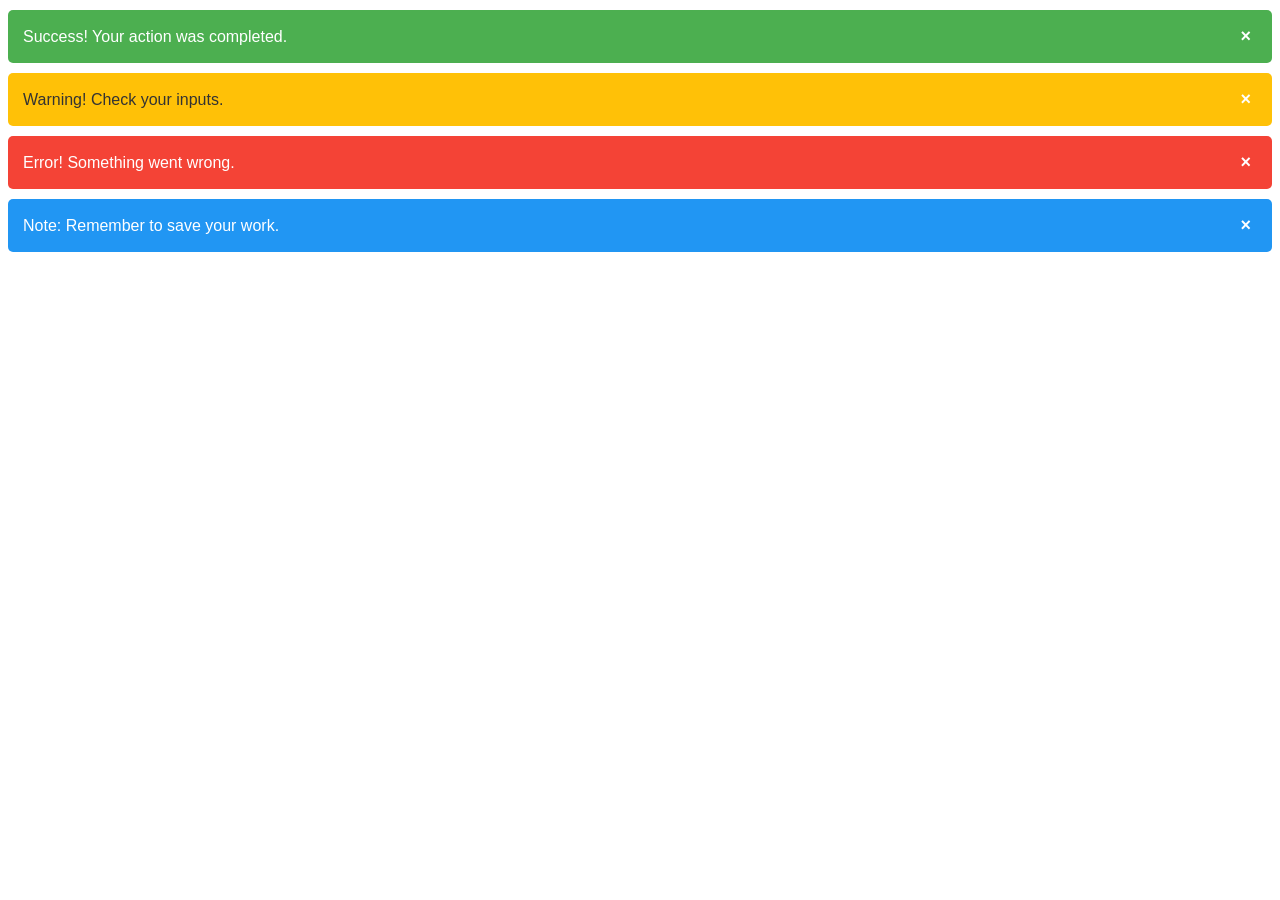
<file: tes5.html>
<!DOCTYPE html>
<html lang="en">
<head>
    <meta charset="UTF-8">
    <meta name="viewport" content="width=device-width, initial-scale=1.0">
    <title>Custom Alerts</title>
    <style>
        /* Basic Alert Styles */
        .alert {
            padding: 15px;
            margin: 10px 0;
            border-radius: 5px;
            font-family: Arial, sans-serif;
            font-size: 16px;
            position: relative;
            color: #fff;
            display: flex;
            justify-content: space-between;
            align-items: center;
        }

        /* Alert Types */
        .alert-success {
            background-color: #4CAF50;
        }

        .alert-warning {
            background-color: #FFC107;
            color: #333;
        }

        .alert-danger {
            background-color: #f44336;
        }

        .alert-info {
            background-color: #2196F3;
        }

        /* Close Button */
        .alert .close-btn {
            font-size: 18px;
            font-weight: bold;
            color: #fff;
            cursor: pointer;
            background: none;
            border: none;
        }
    </style>
</head>
<body>

    <!-- Success Alert -->
    <div class="alert alert-success">
        Success! Your action was completed.
        <button class="close-btn" onclick="this.parentElement.style.display='none';">&times;</button>
    </div>

    <!-- Warning Alert -->
    <div class="alert alert-warning">
        Warning! Check your inputs.
        <button class="close-btn" onclick="this.parentElement.style.display='none';">&times;</button>
    </div>

    <!-- Danger Alert -->
    <div class="alert alert-danger">
        Error! Something went wrong.
        <button class="close-btn" onclick="this.parentElement.style.display='none';">&times;</button>
    </div>

    <!-- Info Alert -->
    <div class="alert alert-info">
        Note: Remember to save your work.
        <button class="close-btn" onclick="this.parentElement.style.display='none';">&times;</button>
    </div>

</body>
</html>
</file>
